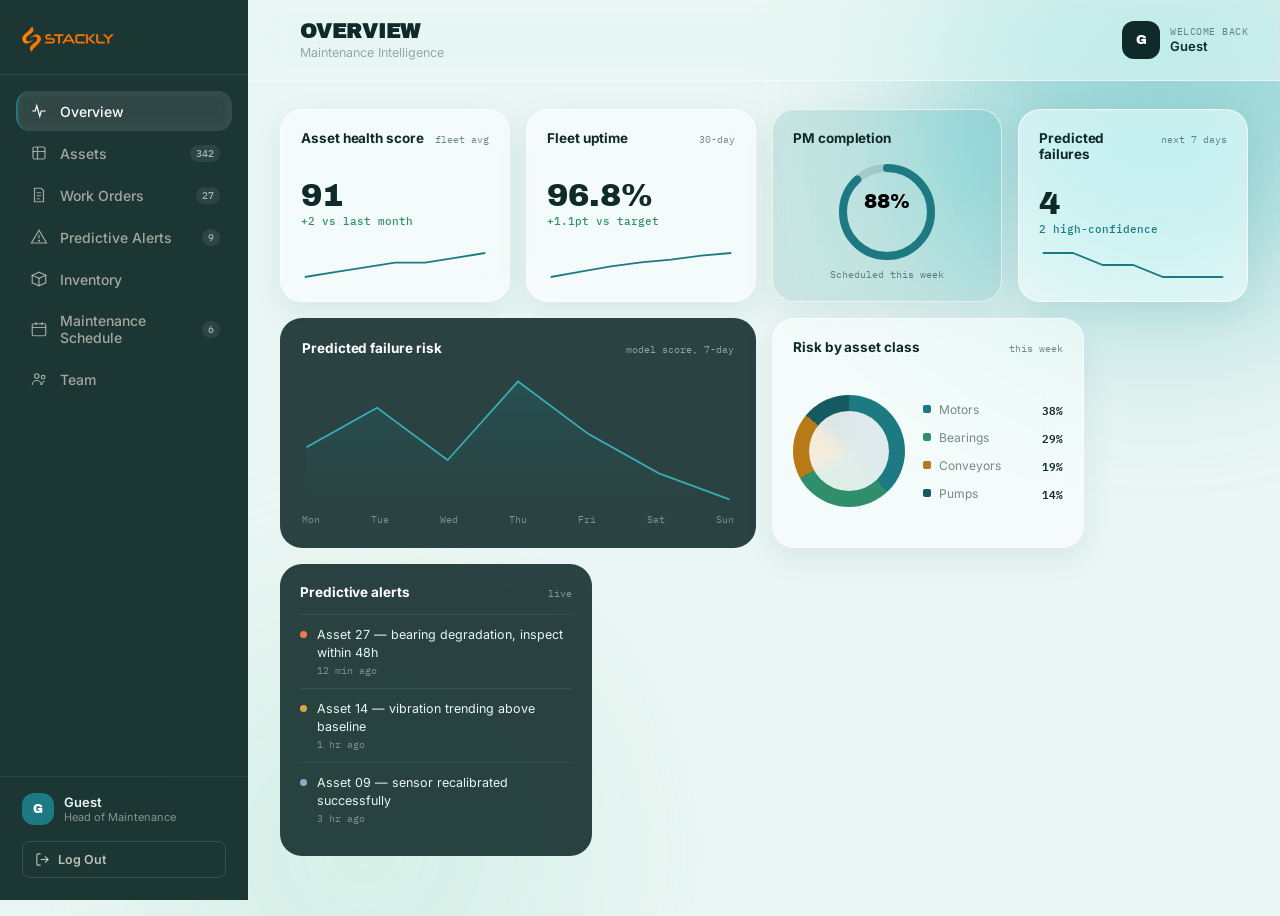
<file: dashboard-maintenance.html>
<!DOCTYPE html>
<html lang="en">
<head>
<meta charset="UTF-8">
<meta name="viewport" content="width=device-width, initial-scale=1.0">
<title id="pageTitle">Stackly — Maintenance Intelligence</title>
<link rel="icon" type="image/x-icon" href="assets/favicon.ico">
<link rel="icon" type="image/png" sizes="32x32" href="assets/favicon-32.png">
<link rel="stylesheet" href="assets/dashboard.css">
<link rel="stylesheet" href="assets/dashboard-maintenance-theme.css">
</head>
<body>

<div class="sidebar-scrim" id="sidebarScrim"></div>

<aside class="sidebar" id="sidebar">
  <div class="sidebar-head">
    <a class="sidebar-logo" href="index.html" id="sidebarLogo"><img src="assets/logo.webp" alt="Stackly" width="120" height="36"></a>
  </div>
  <!-- nav injected by dashboard.js -->
  <div class="sidebar-foot">
    <div class="sidebar-user">
      <div class="u-avatar" id="sidebarAvatar">DO</div>
      <div><div class="u-name" id="sidebarUserName">Daniel Okafor</div><div class="u-role">Head of Maintenance</div></div>
    </div>
    <button class="sidebar-logout js-logout" type="button">
      <svg viewBox="0 0 24 24"><path d="M9 21H5a2 2 0 0 1-2-2V5a2 2 0 0 1 2-2h4"/><path d="M16 17l5-5-5-5"/><path d="M21 12H9"/></svg>
      <span>Log Out</span>
    </button>
  </div>
</aside>

<div class="main">
  <div class="topbar">
    <div class="topbar-inner">
      <div class="topbar-left">
        <img class="topbar-logo" src="assets/logo.webp" alt="Stackly" width="96" height="29">
      </div>
      <div class="topbar-title">
        <h1 id="sectionTitle">Overview</h1>
        <p id="sectionSub">Maintenance Intelligence</p>
      </div>
      <div class="topbar-actions">
        <div class="topbar-user">
          <div class="topbar-avatar" id="topbarAvatar">DO</div>
          <div class="topbar-user-text"><span class="tw-hello">Welcome back</span><span class="tw-name" id="topbarName">Daniel Okafor</span></div>
        </div>
        <button class="menu-toggle" type="button"><svg viewBox="0 0 24 24"><path d="M3 6h18M3 12h18M3 18h18" stroke="currentColor" stroke-width="1.6"/></svg></button>
      </div>
    </div>
  </div>
  <div class="content">
    <div id="section-root"></div>
  </div>
</div>

<script src="https://cdnjs.cloudflare.com/ajax/libs/gsap/3.12.5/gsap.min.js"></script>
<script>
window.STACKLY_CONFIG = {
  title: "Stackly — Maintenance Intelligence",
  subtitle: "Maintenance Intelligence",
  menus: [
    { id:'overview', label:'Overview', icon:'overview' },
    { id:'assets', label:'Assets', icon:'asset', count:342 },
    { id:'workorders', label:'Work Orders', icon:'order', count:27 },
    { id:'predictive', label:'Predictive Alerts', icon:'alert', count:9 },
    { id:'inventory', label:'Inventory', icon:'box' },
    { id:'schedule', label:'Maintenance Schedule', icon:'calendar', count:6 },
    { id:'team', label:'Team', icon:'users' }
  ],
  data: {
    overview: [
      { type:'stat', title:'Asset health score', meta:'fleet avg', value:91, suffix:'', delta:'+2 vs last month', deltaDir:'up', series:[86,87,88,89,89,90,91] },
      { type:'stat', title:'Fleet uptime', meta:'30-day', value:96.8, suffix:'%', delta:'+1.1pt vs target', deltaDir:'up', series:[95.0,95.4,95.8,96.1,96.3,96.6,96.8] },
      { type:'gauge', title:'PM completion', value:88, display:'88%', sub:'Scheduled this week' },
      { type:'stat', title:'Predicted failures', meta:'next 7 days', value:4, suffix:'', delta:'2 high-confidence', deltaDir:'down', series:[6,6,5,5,4,4,4] },
      { type:'trend', title:'Predicted failure risk', meta:'model score, 7-day', series:[3.1,3.4,3.0,3.6,3.2,2.9,2.7], labels:['Mon','Tue','Wed','Thu','Fri','Sat','Sun'] },
      { type:'donut', title:'Risk by asset class', meta:'this week', items:[
        {label:'Motors', value:38, display:'38%'}, {label:'Bearings', value:29, display:'29%'},
        {label:'Conveyors', value:19, display:'19%'}, {label:'Pumps', value:14, display:'14%'} ] },
      { type:'alerts', title:'Predictive alerts', meta:'live', items:[
        {level:'crit', text:'Asset 27 — bearing degradation, inspect within 48h', time:'12 min ago'},
        {level:'warn', text:'Asset 14 — vibration trending above baseline', time:'1 hr ago'},
        {level:'info', text:'Asset 09 — sensor recalibrated successfully', time:'3 hr ago'} ] }
    ],
    assets: [
      { type:'stat', title:'Assets monitored', meta:'fleet-wide', value:342, suffix:'', delta:'+18 this quarter', deltaDir:'up', series:[300,310,318,325,330,336,342] },
      { type:'stat', title:'Asset 27 health', meta:'critical watch', value:64, suffix:'%', delta:'-9pt this week', deltaDir:'down', series:[80,77,74,71,68,66,64] },
      { type:'gauge', title:'Sensor coverage', value:91, display:'91%', sub:'Of critical assets' },
      { type:'stat', title:'Avg asset age', meta:'fleet', value:6.4, suffix:'y', delta:'+0.2y vs last year', deltaDir:'down', series:[6.0,6.1,6.1,6.2,6.3,6.3,6.4] },
      { type:'heatstrip', title:'Asset 27 — vibration index', meta:'mm/s, 7-day', items:[
        {label:'Mon', value:57}, {label:'Tue', value:62}, {label:'Wed', value:70},
        {label:'Thu', value:76}, {label:'Fri', value:84}, {label:'Sat', value:92}, {label:'Sun', value:100} ] },
      { type:'donut', title:'Assets by risk tier', meta:'live', items:[
        {label:'Low risk', value:268, display:'268'}, {label:'Medium risk', value:57, display:'57'},
        {label:'High risk', value:17, display:'17'} ] },
      { type:'tablecard', title:'Asset registry', meta:'live', cols:['ID','Line','Health','Last service'],
        rows:[
          ['Asset 04','Line 01','<span class="status-pill ok">94%</span>','12 Aug'],
          ['Asset 14','Line 02','<span class="status-pill warn">71%</span>','03 Jul'],
          ['Asset 27','Line 04','<span class="status-pill crit">64%</span>','19 Jun'],
          ['Asset 31','Line 03','<span class="status-pill ok">89%</span>','28 Aug'] ] }
    ],
    workorders: [
      { type:'stat', title:'Open work orders', meta:'live', value:27, suffix:'', delta:'6 overdue', deltaDir:'down', series:[31,30,29,28,27,28,27] },
      { type:'stat', title:'On-time completion', meta:'30-day', value:88, suffix:'%', delta:'+3pt vs last month', deltaDir:'up', series:[82,83,84,85,86,87,88] },
      { type:'gauge', title:'Closed this week', value:19, display:'19', sub:'Of 25 scheduled' },
      { type:'stat', title:'Avg resolution time', meta:'this month', value:5.2, suffix:'h', delta:'-0.8h vs baseline', deltaDir:'up', series:[6.4,6.1,5.9,5.7,5.5,5.3,5.2] },
      { type:'bars', title:'Work orders closed — 7 days', meta:'count', items:[
        {label:'Mon', value:3, display:'3'}, {label:'Tue', value:5, display:'5'},
        {label:'Wed', value:4, display:'4'}, {label:'Thu', value:6, display:'6'},
        {label:'Fri', value:5, display:'5'}, {label:'Sat', value:7, display:'7'}, {label:'Sun', value:6, display:'6'} ] },
      { type:'timeline', title:'Next up in queue', meta:'by priority', items:[
        {time:'Now', label:'WO-1188 — Asset 27, critical', state:'active'},
        {time:'Next', label:'WO-1189 — Line 05 conveyor, high', state:'pending'},
        {time:'Then', label:'WO-1190 — Asset 14, high', state:'pending'},
        {time:'Queued', label:'WO-1191 — Asset 09, medium', state:'pending'} ] },
      { type:'tablecard', title:'Work order queue', meta:'live', cols:['WO #','Asset','Priority','Assigned'],
        rows:[
          ['WO-1188','Asset 27','<span class="status-pill crit">Critical</span>','R. Fenn'],
          ['WO-1189','Line 05 conveyor','<span class="status-pill warn">High</span>','M. Osei'],
          ['WO-1190','Asset 14','<span class="status-pill warn">High</span>','A. Kessler'],
          ['WO-1191','Asset 09','<span class="status-pill ok">Medium</span>','Unassigned'] ] }
    ],
    predictive: [
      { type:'stat', title:'Active alerts', meta:'live', value:9, suffix:'', delta:'3 critical', deltaDir:'down', series:[13,12,11,10,10,9,9] },
      { type:'stat', title:'Model confidence', meta:'avg', value:92, suffix:'%', delta:'+1.5pt this month', deltaDir:'up', series:[88,89,90,90,91,91,92] },
      { type:'gauge', title:'Resolved this week', value:71, display:'71%', sub:'Of alerts actioned' },
      { type:'stat', title:'False positive rate', meta:'30-day', value:4.1, suffix:'%', delta:'-0.6pt vs last month', deltaDir:'up', series:[5.4,5.1,4.8,4.6,4.4,4.2,4.1] },
      { type:'metrics', title:'Alert model breakdown', meta:'this week', items:[
        {label:'Alert volume', value:74, delta:'across 7 days', deltaDir:'down'},
        {label:'Model confidence', value:92, suffix:'%', delta:'+1.5pt', deltaDir:'up'},
        {label:'False positive rate', value:4.1, suffix:'%', delta:'-0.6pt', deltaDir:'up'},
        {label:'Resolved this week', value:71, suffix:'%', delta:'of alerts actioned', deltaDir:'up'} ] },
      { type:'rank', title:'Alerts by asset class', meta:'this week', items:[
        {label:'Motors', value:12, display:'12'}, {label:'Bearings', value:9, display:'9'},
        {label:'Conveyors', value:5, display:'5'}, {label:'Pumps', value:3, display:'3'} ] },
      { type:'tablecard', title:'Alert log', meta:'live', cols:['Asset','Signal','Confidence','Action'],
        rows:[
          ['Asset 27','Vibration +38%','<span class="status-pill crit">96%</span>','Inspect bearing'],
          ['Asset 14','Temp +12%','<span class="status-pill warn">83%</span>','Monitor'],
          ['Asset 09','Current draw +6%','<span class="status-pill ok">67%</span>','Log only'] ] }
    ],
    inventory: [
      { type:'stat', title:'Parts in stock', meta:'SKUs', value:1284, suffix:'', delta:'22 below reorder pt', deltaDir:'down', series:[1240,1255,1260,1270,1275,1280,1284] },
      { type:'stat', title:'Fill rate', meta:'30-day', value:94, suffix:'%', delta:'+1.2pt vs last month', deltaDir:'up', series:[91,91.5,92,92.5,93,93.5,94] },
      { type:'gauge', title:'Critical parts covered', value:97, display:'97%', sub:'Of critical SKUs stocked' },
      { type:'stat', title:'Stockouts', meta:'7-day', value:3, suffix:'', delta:'-2 vs last week', deltaDir:'up', series:[7,6,5,5,4,3,3] },
      { type:'tablecard', title:'Reorder queue', meta:'live', cols:['SKU','In stock','Reorder pt.','Status'],
        rows:[
          ['Bearing 6205-2RS','4','15','<span class="status-pill crit">Order now</span>'],
          ['Drive belt B42','6','12','<span class="status-pill warn">Low</span>'],
          ['Filter element F-12','9','10','<span class="status-pill warn">Low</span>'],
          ['Sensor SEN-09','34','20','<span class="status-pill ok">OK</span>'] ] },
      { type:'donut', title:'Stock by category', meta:'1,284 SKUs', items:[
        {label:'Bearings', value:412, display:'412'}, {label:'Sensors', value:298, display:'298'},
        {label:'Belts', value:266, display:'266'}, {label:'Filters', value:308, display:'308'} ] },
      { type:'rank', title:'Low stock parts', meta:'below reorder point', items:[
        {label:'Bearing 6205-2RS', value:4, display:'4 left'}, {label:'Drive belt B42', value:6, display:'6 left'},
        {label:'Filter element F-12', value:9, display:'9 left'} ] },
      { type:'progress', title:'Incoming shipments', meta:'status', items:[
        {label:'Bearings — 200 units', value:80}, {label:'Sensors — 60 units', value:45},
        {label:'Belts — 120 units', value:20} ] }
    ],
    schedule: [
      { type:'stat', title:'Upcoming PM tasks', meta:'next 7 days', value:34, suffix:'', delta:'+4 vs last week', deltaDir:'down', series:[26,28,29,30,31,33,34] },
      { type:'stat', title:'Avg lead time', meta:'scheduling', value:3.2, suffix:'d', delta:'-0.4d vs baseline', deltaDir:'up', series:[4.1,3.9,3.7,3.6,3.4,3.3,3.2] },
      { type:'gauge', title:'Schedule adherence', value:93, display:'93%', sub:'On-time task starts' },
      { type:'timeline', title:'This week\'s schedule', meta:'by day', items:[
        {time:'Mon', label:'Line 02 conveyor — lubrication round', state:'done'},
        {time:'Wed', label:'Asset 27 — bearing inspection', state:'active'},
        {time:'Thu', label:'Line 04 — quarterly motor service', state:'pending'},
        {time:'Fri', label:'Line 01 — filter replacement', state:'pending'} ] },
      { type:'tablecard', title:'Scheduled maintenance', meta:'live', cols:['Asset','Task','Date','Technician'],
        rows:[
          ['Asset 27','Bearing inspection','Wed, 11 Sep','R. Fenn'],
          ['Line 04 motor','Quarterly service','Thu, 12 Sep','M. Osei'],
          ['Line 01 filter','Filter replacement','Fri, 13 Sep','A. Kessler'],
          ['Asset 09','Sensor recheck','Mon, 16 Sep','Unassigned'] ] },
      { type:'metrics', title:'Schedule breakdown', meta:'this week', items:[
        {label:'Preventive tasks', value:26, delta:'planned this week', deltaDir:'up'},
        {label:'Predictive tasks', value:8, delta:'flagged by model', deltaDir:'down'},
        {label:'Emergency tasks', value:2, delta:'unplanned', deltaDir:'down'},
        {label:'Completed on time', value:93, suffix:'%', delta:'+2pt vs last week', deltaDir:'up'} ] },
      { type:'bars', title:'PM tasks completed — 7 days', meta:'count', items:[
        {label:'Mon', value:5, display:'5'}, {label:'Tue', value:6, display:'6'},
        {label:'Wed', value:4, display:'4'}, {label:'Thu', value:7, display:'7'},
        {label:'Fri', value:6, display:'6'}, {label:'Sat', value:3, display:'3'}, {label:'Sun', value:2, display:'2'} ] },
      { type:'rank', title:'Tasks by technician', meta:'this week', items:[
        {label:'R. Fenn', value:9, display:'9'}, {label:'M. Osei', value:8, display:'8'},
        {label:'A. Kessler', value:6, display:'6'}, {label:'J. Diallo', value:4, display:'4'} ] }
    ],
    team: [
      { type:'stat', title:'Technicians on shift', meta:'today', value:14, suffix:'', delta:'+2 vs yesterday', deltaDir:'up', series:[11,12,12,13,12,13,14] },
      { type:'stat', title:'Avg response time', meta:'critical alerts', value:18, suffix:'m', delta:'-3m vs last month', deltaDir:'up', series:[24,23,22,21,20,19,18] },
      { type:'gauge', title:'Utilization', value:82, display:'82%', sub:'Of scheduled hours' },
      { type:'rank', title:'Work orders closed — by technician', meta:'this week', items:[
        {label:'R. Fenn', value:11, display:'11'}, {label:'M. Osei', value:9, display:'9'},
        {label:'A. Kessler', value:7, display:'7'}, {label:'J. Diallo', value:5, display:'5'} ] },
      { type:'tablecard', title:'Team roster', meta:'live', cols:['Technician','Role','Assigned WOs','Status'],
        rows:[
          ['R. Fenn','Senior Technician','4','<span class="status-pill ok">On shift</span>'],
          ['M. Osei','Technician','3','<span class="status-pill ok">On shift</span>'],
          ['A. Kessler','Technician','2','<span class="status-pill warn">On call</span>'],
          ['J. Diallo','Junior Technician','1','<span class="status-pill ok">On shift</span>'] ] },
      { type:'donut', title:'Team by shift', meta:'today', items:[
        {label:'Shift A (06:00)', value:6, display:'6'}, {label:'Shift B (14:00)', value:5, display:'5'},
        {label:'Shift C (22:00)', value:3, display:'3'} ] },
      { type:'progress', title:'Certification & training', meta:'team-wide', items:[
        {label:'Confined space entry', value:100}, {label:'Electrical safety — Tier 2', value:78},
        {label:'Predictive tools onboarding', value:56} ] },
      { type:'timeline', title:'Upcoming shift changes', meta:'this week', items:[
        {time:'Mon', label:'A. Kessler — moves to Shift B', state:'pending'},
        {time:'Wed', label:'J. Diallo — completes onboarding, joins Shift A', state:'pending'},
        {time:'Fri', label:'R. Fenn — on-call coverage begins', state:'pending'} ] }
    ]
  }
};
</script>
<script src="assets/dashboard.js"></script>
<script src="assets/dashboard-fx.js"></script>
<script>
(function(){
  // ---- Logged-in identity: show only the real signed-in name/email, never a placeholder person ----
  var email = localStorage.getItem('stackly_user_email');
  var displayName = email || 'Guest';
  var initials = email ? email.slice(0,2).toUpperCase() : 'G';
  var topbarName = document.getElementById('topbarName');
  var topbarAvatar = document.getElementById('topbarAvatar');
  var sidebarName = document.getElementById('sidebarUserName');
  var sidebarAvatar = document.getElementById('sidebarAvatar');
  if(topbarName) topbarName.textContent = displayName;
  if(topbarAvatar) topbarAvatar.textContent = initials;
  if(sidebarName) sidebarName.textContent = displayName;
  if(sidebarAvatar) sidebarAvatar.textContent = initials;

  // ---- Logo stays on the dashboard while signed in: reload in place, never leave to the main site ----
  var logo = document.getElementById('sidebarLogo');
  if(logo){
    logo.addEventListener('click', function(e){
      e.preventDefault();
      window.location.reload();
    });
  }

  // ---- Logout is the only action that sends the visitor back to the main site ----
  // Wired to every logout control (topbar + sidebar/mobile drawer), not just one.
  var logoutBtns = document.querySelectorAll('.js-logout');
  logoutBtns.forEach(function(btn){
    btn.addEventListener('click', function(){
      logoutBtns.forEach(function(b){
        b.classList.add('logging-out');
        var lbl = b.querySelector('span');
        if(lbl) lbl.textContent = 'Logging out…';
      });
      try{ localStorage.removeItem('stackly_user_email'); }catch(err){}
      setTimeout(function(){ window.location.assign('index.html'); }, 500);
    });
  });
})();
</script>
</body>
</html>
</file>
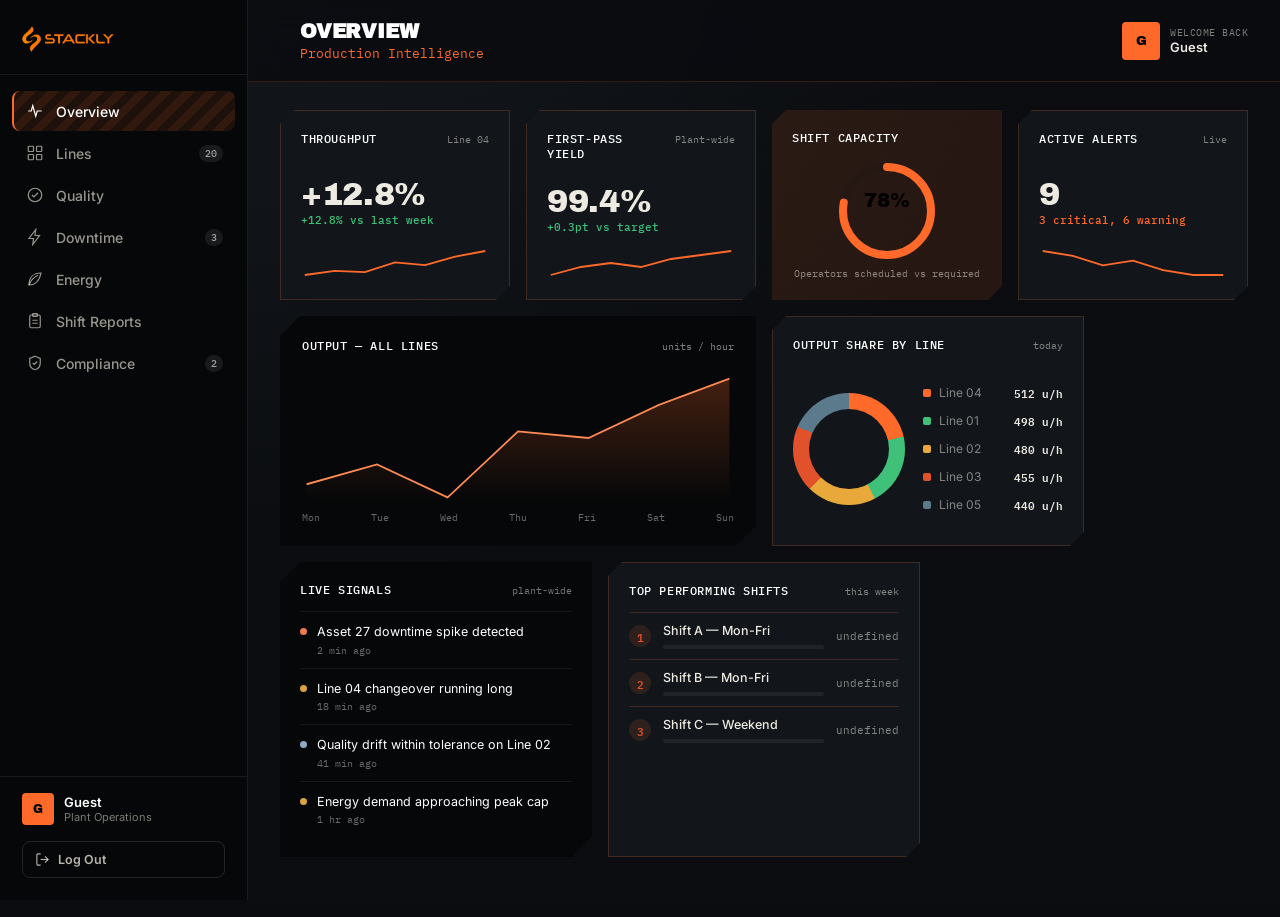
<file: dashboard-production.html>
<!DOCTYPE html>
<html lang="en">
<head>
<meta charset="UTF-8">
<meta name="viewport" content="width=device-width, initial-scale=1.0">
<title id="pageTitle">Stackly — Production Intelligence</title>
<link rel="icon" type="image/x-icon" href="assets/favicon.ico">
<link rel="icon" type="image/png" sizes="32x32" href="assets/favicon-32.png">
<link rel="stylesheet" href="assets/dashboard.css">
<link rel="stylesheet" href="assets/dashboard-production-theme.css">
</head>
<body>

<div class="sidebar-scrim" id="sidebarScrim"></div>

<aside class="sidebar" id="sidebar">
  <div class="sidebar-head">
    <a class="sidebar-logo" href="index.html" id="sidebarLogo"><img src="assets/logo.webp" alt="Stackly" width="120" height="36"></a>
  </div>
  <!-- nav injected by dashboard.js -->
  <div class="sidebar-foot">
    <div class="sidebar-user">
      <div class="u-avatar" id="sidebarAvatar">DP</div>
      <div><div class="u-name" id="sidebarUserName">Dinesh Patel</div><div class="u-role">Plant Operations</div></div>
    </div>
    <button class="sidebar-logout js-logout" type="button">
      <svg viewBox="0 0 24 24"><path d="M9 21H5a2 2 0 0 1-2-2V5a2 2 0 0 1 2-2h4"/><path d="M16 17l5-5-5-5"/><path d="M21 12H9"/></svg>
      <span>Log Out</span>
    </button>
  </div>
</aside>

<div class="main">
  <div class="topbar">
    <div class="topbar-inner">
      <div class="topbar-left">
        <img class="topbar-logo" src="assets/logo.webp" alt="Stackly" width="96" height="29">
      </div>
      <div class="topbar-title">
        <h1 id="sectionTitle">Overview</h1>
        <p id="sectionSub">Production Intelligence</p>
      </div>
      <div class="topbar-actions">
        <div class="topbar-user">
          <div class="topbar-avatar" id="topbarAvatar">DP</div>
          <div class="topbar-user-text"><span class="tw-hello">Welcome back</span><span class="tw-name" id="topbarName">Dinesh Patel</span></div>
        </div>
        <button class="menu-toggle" type="button"><svg viewBox="0 0 24 24"><path d="M3 6h18M3 12h18M3 18h18" stroke="currentColor" stroke-width="1.6"/></svg></button>
      </div>
    </div>
  </div>
  <div class="content">
    <div id="section-root"></div>
  </div>
</div>

<script src="https://cdnjs.cloudflare.com/ajax/libs/gsap/3.12.5/gsap.min.js"></script>
<script>
window.STACKLY_CONFIG = {
  title: "Stackly — Production Intelligence",
  subtitle: "Production Intelligence",
  menus: [
    { id:'overview', label:'Overview', icon:'overview' },
    { id:'lines', label:'Lines', icon:'grid', count:20 },
    { id:'quality', label:'Quality', icon:'check' },
    { id:'downtime', label:'Downtime', icon:'bolt', count:3 },
    { id:'energy', label:'Energy', icon:'leaf' },
    { id:'reports', label:'Shift Reports', icon:'clipboard' },
    { id:'compliance', label:'Compliance', icon:'shield', count:2 }
  ],
  data: {
    overview: [
      { type:'stat', title:'Throughput', meta:'Line 04', value:12.8, suffix:'%', plus:true, delta:'+12.8% vs last week', deltaDir:'up', series:[61,64,63,70,68,74,78] },
      { type:'stat', title:'First-pass yield', meta:'Plant-wide', value:99.4, suffix:'%', delta:'+0.3pt vs target', deltaDir:'up', series:[98.8,99.0,99.1,99.0,99.2,99.3,99.4] },
      { type:'gauge', title:'Shift capacity', value:78, display:'78%', sub:'Operators scheduled vs required' },
      { type:'stat', title:'Active alerts', meta:'Live', value:9, suffix:'', delta:'3 critical, 6 warning', deltaDir:'down', series:[14,13,11,12,10,9,9] },
      { type:'trend', title:'Output — all lines', meta:'units / hour', series:[420,435,410,460,455,480,500], labels:['Mon','Tue','Wed','Thu','Fri','Sat','Sun'] },
      { type:'donut', title:'Output share by line', meta:'today', items:[
        {label:'Line 04', value:512, display:'512 u/h'},
        {label:'Line 01', value:498, display:'498 u/h'},
        {label:'Line 02', value:480, display:'480 u/h'},
        {label:'Line 03', value:455, display:'455 u/h'},
        {label:'Line 05', value:440, display:'440 u/h'} ] },
      { type:'alerts', title:'Live signals', meta:'plant-wide', items:[
        {level:'crit', text:'Asset 27 downtime spike detected', time:'2 min ago'},
        {level:'warn', text:'Line 04 changeover running long', time:'18 min ago'},
        {level:'info', text:'Quality drift within tolerance on Line 02', time:'41 min ago'},
        {level:'warn', text:'Energy demand approaching peak cap', time:'1 hr ago'} ] },
      { type:'rank', title:'Top performing shifts', meta:'this week', items:[
        {label:'Shift A — Mon-Fri', value:'512 u/h avg'}, {label:'Shift B — Mon-Fri', value:'487 u/h avg'},
        {label:'Shift C — Weekend', value:'441 u/h avg'} ] }
    ],
    lines: [
      { type:'stat', title:'Active lines', meta:'of 20', value:18, suffix:'', delta:'2 in changeover', deltaDir:'down', series:[16,17,17,18,18,17,18] },
      { type:'stat', title:'Line 04 throughput', meta:'today', value:12.8, suffix:'%', delta:'above target', deltaDir:'up', series:[58,60,63,66,70,74,78] },
      { type:'gauge', title:'Line 04 utilization', value:87, display:'87%', sub:'Scheduled runtime used' },
      { type:'stat', title:'Avg cycle time', meta:'Line 04', value:38, suffix:'s', delta:'-2.1s vs baseline', deltaDir:'up', series:[42,41,40,40,39,38,38] },
      { type:'bars', title:'Output by line', meta:'units / hour, today', items:[
        {label:'Line 04', value:512, display:'512'},
        {label:'Line 01', value:498, display:'498'},
        {label:'Line 02', value:480, display:'480'},
        {label:'Line 03', value:455, display:'455'},
        {label:'Line 05', value:6, display:'—'} ] },
      { type:'timeline', title:'Changeover schedule', meta:'today', items:[
        {time:'06:00', label:'Line 01 — shift start, running', state:'done'},
        {time:'09:40', label:'Line 03 — changeover in progress', state:'active'},
        {time:'11:15', label:'Line 03 — resume production', state:'pending'},
        {time:'14:00', label:'Line 05 — scheduled changeover', state:'pending'} ] },
      { type:'tablecard', title:'Line status', meta:'live', cols:['Line','Shift','Output','State'],
        rows:[
          ['Line 01','A','498 u/h','<span class="status-pill ok">Running</span>'],
          ['Line 02','A','480 u/h','<span class="status-pill ok">Running</span>'],
          ['Line 03','A','455 u/h','<span class="status-pill warn">Changeover</span>'],
          ['Line 04','A','512 u/h','<span class="status-pill ok">Running</span>'],
          ['Line 05','A','—','<span class="status-pill crit">Stopped</span>'] ] },
      { type:'metrics', title:'Changeover performance', meta:'trailing 30 days', items:[
        {label:'Avg. changeover time', value:'22 min'}, {label:'Fastest changeover', value:'11 min'}, {label:'Changeovers this month', value:'46'} ] }
    ],
    quality: [
      { type:'stat', title:'First-pass yield', meta:'plant-wide', value:99.4, suffix:'%', delta:'+0.3pt vs target', deltaDir:'up', series:[98.8,99.0,99.1,99.0,99.2,99.3,99.4] },
      { type:'stat', title:'Defect rate', meta:'7-day', value:0.6, suffix:'%', delta:'-0.2pt vs last week', deltaDir:'up', series:[1.0,0.9,0.8,0.9,0.7,0.6,0.6] },
      { type:'gauge', title:'Quality drift', value:8, display:'0.8%', sub:'Within acceptable range' },
      { type:'stat', title:'Batches inspected', meta:'today', value:214, suffix:'', delta:'6 flagged', deltaDir:'down', series:[180,190,200,205,198,210,214] },
      { type:'heatstrip', title:'Defect rate — 7 days', meta:'% of output', items:[
        {label:'Mon', value:100}, {label:'Tue', value:90}, {label:'Wed', value:80},
        {label:'Thu', value:90}, {label:'Fri', value:70}, {label:'Sat', value:60}, {label:'Sun', value:60} ] },
      { type:'donut', title:'Defects by station', meta:'this week', items:[
        {label:'Assembly', value:38, display:'38'}, {label:'Welding', value:26, display:'26'},
        {label:'Coating', value:19, display:'19'}, {label:'Packaging', value:11, display:'11'} ] },
      { type:'tablecard', title:'Recent inspections', meta:'live', cols:['Batch','Result','Inspector','Time'],
        rows:[
          ['B-4471','<span class="status-pill ok">Pass</span>','A. Kessler','09:14'],
          ['B-4472','<span class="status-pill warn">Review</span>','M. Osei','09:26'],
          ['B-4473','<span class="status-pill ok">Pass</span>','A. Kessler','09:41'],
          ['B-4474','<span class="status-pill crit">Fail</span>','R. Fenn','09:58'] ] },
      { type:'progress', title:'Corrective actions', meta:'status', items:[
        {label:'CAPA-118 — Welding station calibration', value:85}, {label:'CAPA-119 — Coating line moisture check', value:60},
        {label:'CAPA-120 — Packaging seal audit', value:35} ] }
    ],
    downtime: [
      { type:'stat', title:'Downtime', meta:'Asset 27', value:-31, suffix:'%', delta:'vs last month', deltaDir:'up', series:[45,40,38,34,30,29,31] },
      { type:'stat', title:'MTTR', meta:'mean time to repair', value:42, suffix:'m', delta:'-6m vs baseline', deltaDir:'up', series:[54,52,50,48,45,44,42] },
      { type:'gauge', title:'Recovery this week', value:76, display:'76%', sub:'Of stoppages resolved' },
      { type:'stat', title:'Open stoppages', meta:'live', value:2, suffix:'', delta:'1 critical', deltaDir:'down', series:[5,4,4,3,3,2,2] },
      { type:'metrics', title:'Downtime by cause', meta:'this week, minutes', items:[
        {label:'Mechanical fault', value:54, suffix:'m', delta:'Asset 27 bearing', deltaDir:'down'},
        {label:'Material feed', value:31, suffix:'m', delta:'Line 05', deltaDir:'down'},
        {label:'Changeover overrun', value:22, suffix:'m', delta:'Line 03', deltaDir:'down'},
        {label:'Electrical', value:9, suffix:'m', delta:'resolved', deltaDir:'up'} ] },
      { type:'timeline', title:'Stoppage timeline', meta:'today', items:[
        {time:'08:12', label:'Asset 27 — bearing fault detected', state:'done'},
        {time:'08:24', label:'Technician dispatched', state:'done'},
        {time:'10:05', label:'Line 05 — waiting on material feed', state:'active'},
        {time:'—', label:'Asset 27 — repair verification', state:'pending'} ] },
      { type:'alerts', title:'Active stoppages', meta:'live', items:[
        {level:'crit', text:'Asset 27 — bearing fault, technician dispatched', time:'12 min ago'},
        {level:'warn', text:'Line 05 — waiting on material feed', time:'34 min ago'} ] }
    ],
    energy: [
      { type:'stat', title:'Consumption', meta:'plant-wide', value:-14.2, suffix:'%', delta:'vs baseline', deltaDir:'up', series:[112,108,104,100,96,92,88] },
      { type:'stat', title:'Peak demand', meta:'today', value:82, suffix:'%', delta:'of contracted cap', deltaDir:'down', series:[70,74,76,79,80,81,82] },
      { type:'gauge', title:'Efficiency target', value:64, display:'64%', sub:'Of quarterly goal reached' },
      { type:'stat', title:'Cost avoided', meta:'this month', value:18.4, suffix:'K', prefix:'$', delta:'vs last quarter', deltaDir:'up', series:[8,10,12,14,15,17,18] },
      { type:'tablecard', title:'Shift energy log', meta:'today', cols:['Shift','Peak load','Avg load','Status'],
        rows:[
          ['A (06:00)','79%','68%','<span class="status-pill ok">Normal</span>'],
          ['B (14:00)','82%','74%','<span class="status-pill warn">Near cap</span>'],
          ['C (22:00)','61%','52%','<span class="status-pill ok">Normal</span>'] ] },
      { type:'rank', title:'Energy by line', meta:'MWh this week', items:[
        {label:'Line 01', value:24, display:'24 MWh'}, {label:'Line 02', value:21, display:'21 MWh'},
        {label:'Line 04', value:19, display:'19 MWh'}, {label:'Line 03', value:16, display:'16 MWh'} ] },
      { type:'progress', title:'Efficiency initiatives', meta:'targets', items:[
        {label:'LED retrofit — Plant 02', value:100}, {label:'Compressor upgrade', value:64},
        {label:'Off-peak scheduling', value:38} ] }
    ],
    reports: [
      { type:'stat', title:'Units produced', meta:'this shift', value:1584, suffix:'', delta:'+112 vs avg shift', deltaDir:'up', series:[1390,1420,1460,1500,1530,1560,1584] },
      { type:'stat', title:'Shift efficiency', meta:'vs target', value:96.2, suffix:'%', delta:'+1.4pt vs last shift', deltaDir:'up', series:[93.1,93.8,94.5,95.0,95.4,95.8,96.2] },
      { type:'gauge', title:'Target attainment', value:91, display:'91%', sub:'Of shift target reached' },
      { type:'bars', title:'Output by shift — today', meta:'units', items:[
        {label:'A', value:1584, display:'1584'}, {label:'B', value:1490, display:'1490'}, {label:'C', value:1325, display:'1325'} ] },
      { type:'tablecard', title:'Shift report log', meta:'live', cols:['Shift','Output','Efficiency','Supervisor'],
        rows:[
          ['A (06:00)','1584 u','96.2%','<span class="status-pill ok">On target</span>'],
          ['B (14:00)','1490 u','93.8%','<span class="status-pill ok">On target</span>'],
          ['C (22:00)','1325 u','88.1%','<span class="status-pill warn">Below target</span>'] ] }
    ],
    compliance: [
      { type:'stat', title:'Safety incidents', meta:'30-day', value:0, suffix:'', delta:'0 recordable', deltaDir:'up', series:[2,1,1,1,0,0,0] },
      { type:'stat', title:'Audit pass rate', meta:'quarterly', value:97, suffix:'%', delta:'+1pt vs last quarter', deltaDir:'up', series:[93,94,95,95,96,96,97] },
      { type:'gauge', title:'Training completion', value:89, display:'89%', sub:'Of required modules' },
      { type:'donut', title:'Compliance by category', meta:'this quarter', items:[
        {label:'Safety', value:42, display:'42%'}, {label:'Quality', value:28, display:'28%'},
        {label:'Environmental', value:18, display:'18%'}, {label:'Equipment', value:12, display:'12%'} ] },
      { type:'tablecard', title:'Recent audits', meta:'live', cols:['Date','Area','Result','Auditor'],
        rows:[
          ['02 Sep','Line 04 safety','<span class="status-pill ok">Pass</span>','A. Kessler'],
          ['28 Aug','Quality — Assembly','<span class="status-pill ok">Pass</span>','M. Osei'],
          ['21 Aug','Environmental','<span class="status-pill warn">Review</span>','R. Fenn'],
          ['14 Aug','Equipment safety','<span class="status-pill ok">Pass</span>','A. Kessler'] ] },
      { type:'stat', title:'Open corrective actions', meta:'live', value:5, suffix:'', delta:'-2 vs last month', deltaDir:'up', series:[9,8,8,7,6,5,5] },
      { type:'timeline', title:'Upcoming audits', meta:'next 30 days', items:[
        {time:'18 Sep', label:'Environmental — Plant 02, follow-up review', state:'active'},
        {time:'25 Sep', label:'ISO 27001 — annual surveillance audit', state:'pending'},
        {time:'02 Oct', label:'Equipment safety — Line 03 & 05', state:'pending'},
        {time:'14 Oct', label:'Quality — supplier audit, Assembly', state:'pending'} ] },
      { type:'progress', title:'Certification renewals', meta:'status', items:[
        {label:'ISO 27001', value:82}, {label:'SOC 2 Type II', value:64},
        {label:'ISO 9001 — Quality', value:95}, {label:'OHSAS 18001 — Safety', value:40} ] }
    ]
  }
};
</script>
<script src="assets/dashboard.js"></script>
<script src="assets/dashboard-fx.js"></script>
<script>
(function(){
  // ---- Logged-in identity: show only the real signed-in name/email, never a placeholder person ----
  var email = localStorage.getItem('stackly_user_email');
  var displayName = email || 'Guest';
  var initials = email ? email.slice(0,2).toUpperCase() : 'G';
  var topbarName = document.getElementById('topbarName');
  var topbarAvatar = document.getElementById('topbarAvatar');
  var sidebarName = document.getElementById('sidebarUserName');
  var sidebarAvatar = document.getElementById('sidebarAvatar');
  if(topbarName) topbarName.textContent = displayName;
  if(topbarAvatar) topbarAvatar.textContent = initials;
  if(sidebarName) sidebarName.textContent = displayName;
  if(sidebarAvatar) sidebarAvatar.textContent = initials;

  // ---- Logo stays on the dashboard while signed in: reload in place, never leave to the main site ----
  var logo = document.getElementById('sidebarLogo');
  if(logo){
    logo.addEventListener('click', function(e){
      e.preventDefault();
      window.location.reload();
    });
  }

  // ---- Logout is the only action that sends the visitor back to the main site ----
  // Wired to every logout control (topbar + sidebar/mobile drawer), not just one.
  var logoutBtns = document.querySelectorAll('.js-logout');
  logoutBtns.forEach(function(btn){
    btn.addEventListener('click', function(){
      logoutBtns.forEach(function(b){
        b.classList.add('logging-out');
        var lbl = b.querySelector('span');
        if(lbl) lbl.textContent = 'Logging out…';
      });
      try{ localStorage.removeItem('stackly_user_email'); }catch(err){}
      setTimeout(function(){ window.location.assign('index.html'); }, 500);
    });
  });
})();
</script>
</body>
</html>
</file>
<file: assets/dashboard.css>
/* Stackly Dashboard Shell — shared by both dashboard pages */
@import url('https://fonts.googleapis.com/css2?family=Archivo+Black&family=Inter:wght@400;500;600;700&family=IBM+Plex+Mono:wght@500&display=swap');

:root{
  --cream:#F4EEE1;
  --cream-2:#EAE1CE;
  --coral:#E1512B;
  --coral-deep:#C4431F;
  --coral-tint:#F7D9C6;
  --sage:#4B5A44;
  --sage-tint:#E3E7D6;
  --ink:#161512;
  --ink-2:#211F1A;
  --ink-soft:#5B564C;
  --paper:#FFFFFF;
  --steel:#48565F;
  --amber:#C98A1F;
  --line: rgba(22,21,18,0.10);
  --mono: 'IBM Plex Mono', monospace;
  --display: 'Archivo Black', sans-serif;
  --body: 'Inter', sans-serif;
  --sidebar-w: 248px;

  /* theme accent aliases — overridden per-dashboard for a distinct look */
  --accent: var(--coral);
  --accent-deep: var(--coral-deep);
  --accent-tint: var(--coral-tint);
  --accent-soft: #F17A4F;
}
*{box-sizing:border-box; margin:0; padding:0;}
html{-webkit-font-smoothing:antialiased; overflow-x:hidden; width:100%; max-width:100%; touch-action:pan-y;}
body{ overflow-x:hidden; width:100%; touch-action:pan-y; }
body{
  font-family:var(--body); background:var(--cream); color:var(--ink);
  display:flex; min-height:100vh; overflow-x:hidden;
}
img{max-width:100%; display:block;}
a{color:inherit; text-decoration:none;}
button{font-family:inherit; border:none; background:none; cursor:pointer; color:inherit;}

/* focus visibility */
a:focus-visible, button:focus-visible, [tabindex]:focus-visible{
  outline:2px solid var(--coral); outline-offset:2px;
}
@media (prefers-reduced-motion: reduce){
  *{ animation-duration:0.01ms !important; transition-duration:0.01ms !important; }
}

/* ===== SIDEBAR ===== */
.sidebar{
  width:var(--sidebar-w); flex-shrink:0; background:var(--ink); color:var(--cream);
  position:fixed; top:0; left:0; bottom:0; display:flex; flex-direction:column;
  z-index:50;
}
.sidebar-head{ padding:26px 22px 22px; border-bottom:1px solid rgba(255,255,255,0.08); }
.sidebar-logo{ display:flex; align-items:center; gap:10px; }
.sidebar-logo img{ height:26px; width:auto; }
.sidebar-switch{
  margin-top:16px; display:flex; align-items:center; justify-content:space-between;
  font-family:var(--mono); font-size:10.5px; letter-spacing:0.04em; color:rgba(255,255,255,0.5);
  background:rgba(255,255,255,0.05); border:1px solid rgba(255,255,255,0.08); border-radius:8px;
  padding:9px 12px; transition:background .25s ease, border-color .25s ease;
}
.sidebar-switch:hover{ background:rgba(255,255,255,0.09); border-color:rgba(255,255,255,0.18); }
.sidebar-nav{ flex:1; padding:16px 12px; display:flex; flex-direction:column; gap:2px; overflow-y:auto; }
.nav-item{
  display:flex; align-items:center; gap:12px; padding:11px 12px; border-radius:8px;
  font-size:14px; font-weight:500; color:rgba(244,238,225,0.62);
  border-left:2px solid transparent; transition:background .2s ease, color .2s ease;
}
.nav-item svg{ width:18px; height:18px; flex-shrink:0; stroke:currentColor; fill:none; stroke-width:1.6; }
.nav-item:hover{ color:var(--cream); background:rgba(255,255,255,0.05); }
.nav-item.active{ color:#fff; background:var(--accent-active-bg, rgba(225,81,43,0.14)); border-left-color:var(--accent); }
.nav-item .count{
  margin-left:auto; font-family:var(--mono); font-size:10px; padding:2px 6px; border-radius:100px;
  background:rgba(255,255,255,0.08); color:rgba(255,255,255,0.6);
}
.nav-item.active .count{ background:var(--accent); color:#fff; }
.sidebar-foot{ padding:16px 22px 22px; border-top:1px solid rgba(255,255,255,0.08); }
.sidebar-user{ display:flex; align-items:center; gap:10px; }
.sidebar-user .u-avatar{
  width:32px; height:32px; border-radius:50%; background:var(--accent); color:#fff;
  display:flex; align-items:center; justify-content:center; font-family:var(--display); font-size:12px; flex-shrink:0;
}
.sidebar-user .u-name{ font-size:13px; font-weight:600; }
.sidebar-user .u-role{ font-size:11px; color:rgba(244,238,225,0.5); }
.sidebar-logout{
  display:flex; align-items:center; gap:8px; margin-top:16px; padding:10px 12px; width:100%;
  border-radius:8px; border:1px solid rgba(255,255,255,0.12); background:transparent; color:rgba(244,238,225,0.75);
  font-family:var(--body); font-size:12.5px; font-weight:600; cursor:pointer;
  transition:border-color .2s ease, color .2s ease, background .2s ease;
}
.sidebar-logout svg{ width:15px; height:15px; stroke:currentColor; fill:none; stroke-width:1.8; flex-shrink:0; }
.sidebar-logout:hover{ border-color:var(--accent); color:#fff; background:rgba(255,255,255,0.06); }
.sidebar-logout.logging-out{ opacity:0.6; pointer-events:none; }
.sidebar-back{
  display:block; margin-top:14px; font-family:var(--mono); font-size:10.5px; letter-spacing:0.04em;
  color:rgba(244,238,225,0.4); transition:color .2s ease;
}
.sidebar-back:hover{ color:var(--coral); }

/* ===== MAIN AREA ===== */
.main{ margin-left:var(--sidebar-w); flex:1; min-width:0; display:flex; flex-direction:column; }

.topbar{
  position:sticky; top:0; z-index:40; background:var(--cream); border-bottom:1px solid var(--line);
}
.topbar-inner{
  max-width:1440px; margin:0; width:100%;
  display:flex; align-items:center; padding:20px 32px; gap:20px;
}
.topbar-left{ display:flex; align-items:center; gap:14px; flex-shrink:0; }
.topbar-title{ display:block; flex:1; min-width:0; }
.topbar-title h1{
  font-family:var(--display); font-size:20px; text-transform:uppercase; letter-spacing:-0.01em;
  white-space:nowrap; overflow:hidden; text-overflow:ellipsis;
}
.topbar-title p{ font-size:12.5px; color:var(--ink-soft); margin-top:3px; white-space:nowrap; overflow:hidden; text-overflow:ellipsis; }
.topbar-actions{ display:flex; align-items:center; gap:16px; flex-shrink:0; }
.topbar-logo{ height:30px; width:auto; display:none; }
.topbar-avatar{
  width:38px; height:38px; border-radius:50%; background:var(--ink); color:#fff;
  display:flex; align-items:center; justify-content:center; font-family:var(--display); font-size:13px;
}
.topbar-user{ display:flex; align-items:center; gap:10px; padding-left:2px; }
.topbar-user-text{ display:flex; flex-direction:column; line-height:1.3; }
.topbar-user-text .tw-hello{ font-family:var(--mono); font-size:10px; letter-spacing:0.05em; text-transform:uppercase; color:var(--ink-soft); }
.topbar-user-text .tw-name{ font-size:13px; font-weight:600; color:var(--ink); }
.topbar-divider{ width:1px; height:26px; background:var(--line); }
.logout-btn{
  display:flex; align-items:center; gap:7px; padding:9px 16px; border-radius:100px;
  border:1px solid var(--line); background:transparent; color:var(--ink);
  font-family:var(--body); font-size:12.5px; font-weight:600; cursor:pointer;
  transition:border-color .2s ease, color .2s ease, background .2s ease;
}
.logout-btn svg{ width:15px; height:15px; stroke:currentColor; fill:none; stroke-width:1.8; flex-shrink:0; }
.logout-btn:hover{ border-color:var(--accent); color:var(--accent); background:var(--accent-tint); }
.logout-btn.logging-out{ opacity:0.6; pointer-events:none; }
@media (max-width:700px){
  .topbar-user-text{ display:none; }
  .topbar-divider{ display:none; }
  .logout-btn span{ display:none; }
  .logout-btn{ padding:0; width:38px; height:38px; justify-content:center; border-radius:50%; }
  .topbar-title p{ display:none; }
  .topbar-title h1{ font-size:15px; }
}
@media (max-width:480px){
  .topbar-inner{ padding:14px 16px; gap:10px; }
  .topbar-actions{ gap:10px; }
  .topbar-logo{ height:24px; }
  .topbar-title h1{ font-size:13px; }
}

.content{ padding:28px 32px 60px; max-width:1440px; margin:0; width:100%; }
.section-grid{
  display:grid; grid-template-columns:repeat(12, 1fr); gap:16px; align-items:stretch;
}

/* card base — each type gets a DIFFERENT treatment, not one shadow/radius for all */
.card{
  position:relative; min-width:0; overflow:hidden;
  transition:transform .25s ease, box-shadow .3s ease, border-color .3s ease;
  will-change:transform;
}
.card::before{
  content:''; position:absolute; inset:0; z-index:0; pointer-events:none; border-radius:inherit;
  opacity:0; transition:opacity .35s ease;
  background:radial-gradient(circle 220px at var(--mx,50%) var(--my,50%), rgba(255,255,255,0.14), transparent 70%);
}
.card:hover::before{ opacity:1; }
.card > *{ position:relative; z-index:1; }

/* nav icon gets a little rotation on hover — swapped per theme in feel, not just color */
.nav-item svg{ transition:transform .35s cubic-bezier(.2,.8,.2,1); }
.nav-item:hover svg{ transform:rotate(14deg) scale(1.12); }
.sidebar-switch span:last-child{ display:inline-block; transition:transform .3s ease; }
.sidebar-switch:hover span:last-child{ transform:translateX(4px); }
.sidebar-logo img{ transition:transform .35s ease; }
.sidebar-logo:hover img{ transform:scale(1.07); }
.icon-btn, .range-chip, .menu-toggle, .nav-cta{ transition:transform .25s ease, border-color .25s ease, background .25s ease; }
.card-head{ display:flex; align-items:baseline; justify-content:space-between; margin-bottom:14px; gap:10px; }
.card-head h3{ font-size:13.5px; font-weight:600; }
.card-head .meta{ font-family:var(--mono); font-size:10px; color:var(--ink-soft); white-space:nowrap; }

/* stat card */
.card.stat{
  grid-column:span 3; background:var(--paper); border:1px solid var(--line); border-radius:6px;
  padding:20px; display:flex; flex-direction:column; justify-content:space-between; min-height:150px;
}
.card.stat .value{ font-family:var(--display); font-size:32px; line-height:1; margin:8px 0 2px; }
.card.stat .delta{ font-family:var(--mono); font-size:11px; font-weight:500; }
.card.stat .delta.up{ color:var(--sage); }
.card.stat .delta.down{ color:var(--accent); }
.card.stat .spark{ width:100%; height:32px; margin-top:10px; }
.card.stat .spark path{ fill:none; stroke:var(--accent); stroke-width:1.8; }

/* trend / wide chart card */
.card.trend{
  grid-column:span 6; background:var(--ink-2); color:#fff; border-radius:6px; padding:22px;
  min-height:230px; display:flex; flex-direction:column;
}
.card.trend .card-head h3{ color:#fff; }
.card.trend .card-head .meta{ color:rgba(255,255,255,0.5); }
.card.trend .chart{ flex:1; width:100%; margin-top:6px; }
.card.trend .chart path.line{ fill:none; stroke:var(--accent-soft); stroke-width:2; }
.card.trend .chart path.fill{ fill:url(#trendFill); stroke:none; opacity:0.5; }
.card.trend .axis{ display:flex; justify-content:space-between; margin-top:8px; font-family:var(--mono); font-size:9.5px; color:rgba(255,255,255,0.4); }

/* gauge card */
.card.gauge{
  grid-column:span 3; background:var(--accent-tint); border-radius:6px; padding:20px;
  min-height:150px; display:flex; flex-direction:column; align-items:center; justify-content:center; text-align:center;
}
.card.gauge .card-head{ width:100%; }
.card.gauge svg{ width:104px; height:104px; }
.card.gauge .g-bg{ fill:none; stroke:rgba(22,21,18,0.12); stroke-width:8; }
.card.gauge .g-fill{ fill:none; stroke:var(--accent); stroke-width:8; stroke-linecap:round; transform:rotate(-90deg); transform-origin:52px 52px; }
.card.gauge .g-num{ font-family:var(--display); font-size:20px; }
.card.gauge .g-sub{ font-family:var(--mono); font-size:9.5px; color:var(--ink-soft); margin-top:4px; }

/* bar-list card */
.card.barlist{
  grid-column:span 4; background:var(--paper); border:1px solid var(--line); border-radius:6px; padding:20px;
  min-height:230px;
}
.blist-row{ display:grid; grid-template-columns:1fr auto; gap:10px; align-items:center; margin-top:12px; }
.blist-row .label{ font-size:12.5px; font-weight:500; }
.blist-row .value{ font-family:var(--mono); font-size:11.5px; color:var(--ink-soft); }
.blist-track{ grid-column:1/-1; height:5px; background:var(--cream-2); border-radius:100px; overflow:hidden; margin-top:4px; }
.blist-fill{ height:100%; background:var(--accent); border-radius:100px; width:0%; }

/* table card */
.card.tablecard{
  grid-column:span 8; background:var(--paper); border:1px solid var(--line); border-radius:6px; padding:20px;
  min-height:230px; overflow-x:auto;
}
.dtable{ width:100%; border-collapse:collapse; font-size:12.5px; }
.dtable th{ text-align:left; font-family:var(--mono); font-size:10px; letter-spacing:0.03em; color:var(--ink-soft); font-weight:500; padding:8px 10px; border-bottom:1px solid var(--line); white-space:nowrap; }
.dtable td{ padding:10px 10px; border-bottom:1px solid var(--line); white-space:nowrap; }
.dtable tr:last-child td{ border-bottom:none; }
.dtable tr{ transition:background .15s ease; }
.dtable tbody tr:hover{ background:var(--cream); }
.status-pill{ display:inline-flex; align-items:center; gap:5px; font-family:var(--mono); font-size:10px; padding:3px 9px; border-radius:100px; }
.status-pill::before{ content:''; width:5px; height:5px; border-radius:50%; background:currentColor; }
.status-pill.ok{ background:rgba(75,90,68,0.1); color:var(--sage); }
.status-pill.warn{ background:rgba(201,138,31,0.12); color:var(--amber); }
.status-pill.crit{ background:rgba(225,81,43,0.1); color:var(--coral); }

/* alert feed card */
.card.alerts{
  grid-column:span 4; background:var(--ink-2); color:#fff; border-radius:6px; padding:20px;
  min-height:230px; display:flex; flex-direction:column;
}
.card.alerts .card-head h3{ color:#fff; }
.card.alerts .card-head .meta{ color:rgba(255,255,255,0.45); }
.alert-row{ display:flex; gap:10px; padding:11px 0; border-top:1px solid rgba(255,255,255,0.08); }
.alert-row:first-of-type{ border-top:none; }
.alert-dot{ width:7px; height:7px; border-radius:50%; margin-top:5px; flex-shrink:0; }
.alert-dot.crit{ background:#F17A4F; }
.alert-dot.warn{ background:#D9A441; }
.alert-dot.info{ background:#8FA9C9; }
.alert-row .txt{ font-size:12.5px; line-height:1.4; }
.alert-row .time{ font-family:var(--mono); font-size:9.5px; color:rgba(255,255,255,0.4); margin-top:3px; }

/* progress list card */
.card.progress{
  grid-column:span 6; background:var(--sage-tint); border-radius:6px; padding:20px;
  min-height:230px;
}
.prog-row{ margin-top:14px; }
.prog-row .p-top{ display:flex; justify-content:space-between; font-size:12.5px; margin-bottom:6px; }
.prog-row .p-top .label{ font-weight:500; }
.prog-row .p-top .pct{ font-family:var(--mono); color:var(--ink-soft); }
.prog-track{ height:6px; background:rgba(22,21,18,0.1); border-radius:100px; overflow:hidden; }
.prog-fill{ height:100%; background:var(--sage); border-radius:100px; width:0%; }

/* donut card — a breakdown chart, alternative to the bar list, theme-colour segments only */
.card.donut{
  grid-column:span 4; background:var(--paper); border:1px solid var(--line); border-radius:6px; padding:20px;
  min-height:230px; display:flex; flex-direction:column;
}
.donut-body{ display:flex; align-items:center; gap:18px; margin-top:6px; flex:1; }
.donut-ring{ width:112px; height:112px; border-radius:50%; flex-shrink:0; position:relative; }
.donut-ring::after{ content:''; position:absolute; inset:16px; border-radius:50%; background:var(--paper); }
.donut-legend{ display:flex; flex-direction:column; gap:9px; flex:1; min-width:0; }
.donut-legend .d-row{ display:flex; align-items:center; gap:8px; font-size:12px; }
.donut-legend .swatch{ width:8px; height:8px; border-radius:2px; flex-shrink:0; }
.donut-legend .d-label{ flex:1; color:var(--ink-soft); white-space:nowrap; overflow:hidden; text-overflow:ellipsis; }
.donut-legend .d-value{ font-family:var(--mono); font-size:11px; font-weight:600; }

/* timeline card — a vertical sequence of events, alternative to the bar list */
.card.timeline{
  grid-column:span 4; background:var(--paper); border:1px solid var(--line); border-radius:6px; padding:20px;
  min-height:230px;
}
.tl-row{ display:grid; grid-template-columns:14px 1fr; column-gap:12px; position:relative; padding-bottom:20px; }
.tl-row:last-child{ padding-bottom:0; }
.tl-row::before{
  content:''; position:absolute; left:6px; top:16px; bottom:0; width:1px; background:var(--line);
}
.tl-row:last-child::before{ display:none; }
.tl-dot{ width:13px; height:13px; border-radius:50%; margin-top:1px; border:2px solid var(--paper); box-shadow:0 0 0 1px var(--line); }
.tl-dot.done{ background:var(--sage); }
.tl-dot.active{ background:var(--accent); box-shadow:0 0 0 4px var(--accent-tint); }
.tl-dot.pending{ background:var(--cream-2); }
.tl-time{ font-family:var(--mono); font-size:10px; color:var(--ink-soft); }
.tl-label{ font-size:12.5px; font-weight:500; margin-top:2px; }

/* column bar chart card — a genuine bar chart, distinct from the trend line and the bar-list rows */
.card.bars{
  grid-column:span 6; background:var(--paper); border:1px solid var(--line); border-radius:6px; padding:20px;
  min-height:230px; display:flex; flex-direction:column;
}
.bars-chart{
  flex:1; display:flex; align-items:flex-end; gap:14px; margin-top:14px; padding-top:6px;
  border-bottom:1px solid var(--line);
}
.bar-col{ flex:1; min-width:0; display:flex; flex-direction:column; align-items:center; justify-content:flex-end; height:100%; }
.bar-col .bar-value{ font-family:var(--mono); font-size:10px; color:var(--ink-soft); margin-bottom:8px; white-space:nowrap; }
.bar-col .bar-shape{ width:100%; max-width:34px; height:0%; border-radius:5px 5px 2px 2px; background:var(--accent); }
.bar-col:nth-child(2n) .bar-shape{ background:var(--accent-deep); }
.bar-col:nth-child(3n) .bar-shape{ background:var(--amber); }
.bar-col .bar-label{ font-family:var(--mono); font-size:9.5px; color:var(--ink-soft); margin-top:9px; white-space:nowrap; overflow:hidden; text-overflow:ellipsis; max-width:100%; }

/* KPI grid card — several compact numbers together, a different rhythm than one big stat per card */
.card.metrics{
  grid-column:span 6; background:var(--ink-2); color:#fff; border-radius:6px; padding:20px;
  min-height:230px;
}
.card.metrics .card-head h3{ color:#fff; }
.card.metrics .card-head .meta{ color:rgba(255,255,255,0.5); }
.metrics-grid{ display:grid; grid-template-columns:1fr 1fr; gap:0 20px; margin-top:4px; }
.metric-cell{ padding:16px 0; border-top:1px solid rgba(255,255,255,0.1); }
.metric-cell:nth-child(1), .metric-cell:nth-child(2){ border-top:none; padding-top:6px; }
.metric-cell .m-label{ font-family:var(--mono); font-size:10px; color:rgba(255,255,255,0.5); }
.metric-cell .m-value{ font-family:var(--display); font-size:24px; margin-top:8px; }
.metric-cell .m-delta{ font-family:var(--mono); font-size:10.5px; margin-top:5px; color:rgba(255,255,255,0.55); }
.metric-cell .m-delta.up{ color:var(--accent-soft); }
.metric-cell .m-delta.down{ color:#F17A4F; }

/* leaderboard card — numbered rows with inline tracks, alternative to the bar-list */
.card.rank{
  grid-column:span 4; background:var(--paper); border:1px solid var(--line); border-radius:6px; padding:20px;
  min-height:230px;
}
.rank-row{ display:flex; align-items:center; gap:12px; padding:10px 0; border-top:1px solid var(--line); }
.rank-row:first-child{ border-top:none; padding-top:2px; }
.rank-badge{
  width:22px; height:22px; border-radius:50%; background:var(--accent-tint); color:var(--accent-deep);
  font-family:var(--mono); font-size:11px; font-weight:600; display:flex; align-items:center; justify-content:center; flex-shrink:0;
}
.rank-row:first-child .rank-badge{ background:var(--accent); color:#fff; }
.rank-info{ flex:1; min-width:0; }
.rank-info .r-label{ font-size:12.5px; font-weight:500; white-space:nowrap; overflow:hidden; text-overflow:ellipsis; }
.r-track{ height:4px; background:var(--cream-2); border-radius:100px; margin-top:7px; overflow:hidden; }
.r-fill{ height:100%; background:var(--accent); border-radius:100px; width:0%; }
.rank-value{ font-family:var(--mono); font-size:11px; color:var(--ink-soft); flex-shrink:0; }

/* heat strip card — day-by-day intensity blocks, compact alternative to the trend line */
.card.heatstrip{
  grid-column:span 6; background:var(--accent-tint); border-radius:6px; padding:20px;
  min-height:150px; display:flex; flex-direction:column; justify-content:center;
}
.heat-row{ display:flex; gap:8px; margin-top:14px; }
.heat-col{ flex:1; display:flex; flex-direction:column; align-items:center; }
.heat-cell{ width:100%; aspect-ratio:1; border-radius:5px; background:var(--accent-deep); opacity:0; }
.heat-label{ font-family:var(--mono); font-size:9px; color:var(--ink-soft); margin-top:8px; white-space:nowrap; }

/* menu switch transition target */
#section-root{ min-height:200px; }

/* ===== RESPONSIVE ===== */
@media (max-width:1100px){
  .card.stat, .card.gauge{ grid-column:span 6; }
  .card.trend, .card.progress, .card.bars, .card.metrics, .card.heatstrip{ grid-column:span 12; }
  .card.barlist, .card.alerts, .card.donut, .card.timeline, .card.rank{ grid-column:span 6; }
  .card.tablecard{ grid-column:span 12; }
}
@media (max-width:860px){
  :root{ --sidebar-w:0px; }
  .sidebar{ transform:translateX(-100%); transition:transform .3s ease; width:264px; }
  .sidebar.open{ transform:translateX(0); }
  .main{ margin-left:0; }
  .topbar{ padding:16px 18px; }
  .content{ padding:18px; }
  .card.stat, .card.gauge, .card.barlist, .card.alerts, .card.trend, .card.progress, .card.tablecard, .card.donut, .card.timeline,
  .card.bars, .card.metrics, .card.rank, .card.heatstrip{ grid-column:span 12; }
  .menu-toggle{ display:flex !important; }
  .topbar-logo{ display:block; }
  .topbar-user{ display:none; }
}
.menu-toggle{
  display:none; width:38px; height:38px; align-items:center; justify-content:center;
  border:1px solid var(--line); border-radius:8px; flex-shrink:0;
}
.menu-toggle svg{ width:18px; height:18px; stroke:var(--ink); fill:none; stroke-width:1.6; }
.sidebar-scrim{ display:none; position:fixed; inset:0; background:rgba(0,0,0,0.4); z-index:45; }
.sidebar-scrim.show{ display:block; }
</file>
<file: assets/dashboard-maintenance-theme.css>
/* Maintenance Intelligence — soft glassmorphism theme.
   Frosted translucent cards, mint/teal palette, squircle radii, floating colour blobs.
   Deliberately built to feel like a different tool than Production's dark angular UI. */

:root{
  --ink:#0F2A28;
  --ink-2:rgba(15,42,40,0.9);
  --ink-soft:rgba(15,42,40,0.55);
  --cream:#EAF6F3;
  --cream-2:#DCEEEA;
  --paper:rgba(255,255,255,0.55);
  --line: rgba(15,42,40,0.10);
  --accent:#1E7A82;
  --accent-deep:#155A60;
  --accent-tint: rgba(30,122,130,0.14);
  --accent-soft:#37AEB4;
  --accent-active-bg: rgba(30,122,130,0.14);
  --sage:#2F8F6A;
  --sage-tint: rgba(47,143,106,0.14);
  --amber:#B87A17;
  --steel:#4E7A86;
}

body{ background:var(--cream); position:relative; }
body::before, body::after{
  content:''; position:fixed; z-index:0; pointer-events:none; border-radius:50%; filter:blur(90px); opacity:0.45;
}
body::before{ width:460px; height:460px; background:#37AEB4; top:-140px; right:-110px; }
body::after{ width:420px; height:420px; background:#BFE9DC; bottom:-160px; left:12%; }
.main{ position:relative; z-index:1; }

.sidebar{ background:rgba(15,42,40,0.94); backdrop-filter:blur(18px); -webkit-backdrop-filter:blur(18px); border-right:none; }
.nav-item{ border-radius:14px; margin:0 4px; }
.nav-item.active{ background:rgba(255,255,255,0.14); backdrop-filter:blur(6px); }
.sidebar-user .u-avatar, .topbar-avatar{ border-radius:12px; }

.topbar{ background:rgba(234,246,243,0.62); backdrop-filter:blur(16px) saturate(160%); -webkit-backdrop-filter:blur(16px) saturate(160%); border-bottom:1px solid rgba(255,255,255,0.5); }
.range-chip, .icon-btn{ background:rgba(255,255,255,0.55); backdrop-filter:blur(8px); -webkit-backdrop-filter:blur(8px); border-color:rgba(255,255,255,0.7); }
.menu-toggle{ background:rgba(255,255,255,0.55); backdrop-filter:blur(8px); border-radius:14px; }

/* glass cards — soft squircle radii instead of Production's angular cuts */
.card.stat, .card.gauge, .card.barlist, .card.tablecard, .card.donut, .card.timeline, .card.progress, .card.bars, .card.rank, .card.heatstrip{
  border-radius:22px; border:1px solid rgba(255,255,255,0.65);
  backdrop-filter:blur(18px) saturate(160%); -webkit-backdrop-filter:blur(18px) saturate(160%);
  box-shadow:0 10px 30px rgba(30,122,130,0.10);
}
.card.trend, .card.alerts, .card.metrics{
  border-radius:22px; background:rgba(15,42,40,0.88); color:var(--cream);
  backdrop-filter:blur(18px); -webkit-backdrop-filter:blur(18px);
}
.card.trend .card-head h3, .card.alerts .card-head h3, .card.metrics .card-head h3{ color:#fff; }
.card-head h3{ font-weight:700; letter-spacing:-0.005em; }
.card::before{ background:radial-gradient(circle 220px at var(--mx,50%) var(--my,50%), rgba(30,122,130,0.16), transparent 70%); }
.card:hover{ box-shadow:0 20px 44px rgba(30,122,130,0.16); border-color:rgba(255,255,255,0.9); }

@keyframes maintBorderGlow{
  0%,100%{ box-shadow:0 10px 30px rgba(30,122,130,0.10); }
  50%{ box-shadow:0 10px 30px rgba(30,122,130,0.10), 0 0 0 1px rgba(55,174,180,0.55), 0 0 26px rgba(55,174,180,0.22); }
}
.card.trend, .card.alerts, .card.metrics{ animation:maintBorderGlow 3.4s ease-in-out infinite; }

.donut-ring::after{ background:rgba(255,255,255,0.85); backdrop-filter:blur(6px); }
.blist-track, .prog-track{ background:rgba(15,42,40,0.08); }
.tl-dot.pending{ background:rgba(15,42,40,0.14); }
.dtable tbody tr:hover{ background:rgba(30,122,130,0.06); }
.status-pill{ backdrop-filter:blur(4px); }

/* squarer gauge look swapped for a fuller rounded ring to feel distinct from Production */
.card.gauge .g-fill{ stroke-linecap:round; }

/* a softer, rounder wordmark treatment for this dashboard's chrome */
.topbar-title h1{ font-weight:800; letter-spacing:0; }
.topbar-title p{ font-family:var(--body); font-size:12.5px; letter-spacing:0; text-transform:none; opacity:0.7; }
</file>
<file: assets/dashboard-production-theme.css>
/* Production Intelligence — dark "control room" theme.
   Angular clipped cards, neon-amber accent, scanline texture, glowing edges.
   Deliberately built to feel like a different tool than Maintenance's light glass UI. */

:root{
  --ink:#EDEAE2;
  --ink-2:#050708;
  --ink-soft:rgba(237,234,226,0.52);
  --cream:#0A0C0F;
  --cream-2:rgba(255,255,255,0.06);
  --paper:#12161B;
  --line: rgba(255,122,54,0.20);
  --accent:#FF6A2B;
  --accent-deep:#E1512B;
  --accent-tint: rgba(255,106,43,0.12);
  --accent-soft:#FF8A54;
  --accent-active-bg: rgba(255,106,43,0.14);
  --sage:#3FC17A;
  --sage-tint: rgba(63,193,122,0.12);
  --amber:#E8A93A;
  --steel:#5B7A8C;
}

body{ background:radial-gradient(120% 140% at 15% -10%, #14181D 0%, #0A0C0F 55%); }
body::before{
  content:''; position:fixed; inset:0; z-index:0; pointer-events:none;
  background-image:repeating-linear-gradient(0deg, rgba(255,255,255,0.015) 0 1px, transparent 1px 3px);
  mix-blend-mode:overlay;
}
.main{ position:relative; z-index:1; }

/* sidebar stays pure black regardless of --ink, with a hazard accent edge */
.sidebar{ background:#050708; border-right:1px solid rgba(255,106,43,0.16); z-index:51; color:#F4EEE1; }
.nav-item{ color:rgba(244,238,225,0.62); }
.nav-item:hover{ color:#fff; }
.nav-item.active{ color:#fff; background:repeating-linear-gradient(135deg, rgba(255,106,43,0.10) 0 8px, rgba(255,106,43,0.18) 8px 16px); }
.sidebar-user .u-name{ color:#fff; }
.sidebar-user .u-role{ color:rgba(244,238,225,0.5); }
.sidebar-user .u-avatar{ background:var(--accent); color:#050708; border-radius:4px; }
.topbar-avatar{ background:var(--accent); color:#050708; border-radius:4px; }

.topbar{ background:rgba(10,12,15,0.82); backdrop-filter:blur(14px) saturate(140%); -webkit-backdrop-filter:blur(14px) saturate(140%); border-bottom-color:rgba(255,106,43,0.18); }
.topbar-title h1{ color:#fff; }
.topbar-title p{ font-family:var(--mono); color:var(--accent); }
.range-chip, .icon-btn{ background:rgba(255,255,255,0.03); }
.icon-btn svg, .range-chip svg{ stroke:var(--ink); }

/* angular clipped cards — the signature Production shape */
.card.stat, .card.gauge, .card.barlist, .card.tablecard, .card.donut, .card.timeline, .card.progress, .card.bars, .card.rank, .card.heatstrip{
  border-radius:0;
  clip-path:polygon(14px 0, 100% 0, 100% calc(100% - 14px), calc(100% - 14px) 100%, 0 100%, 0 14px);
}
.card.trend, .card.alerts, .card.metrics{
  border-radius:0;
  clip-path:polygon(20px 0, 100% 0, 100% calc(100% - 20px), calc(100% - 20px) 100%, 0 100%, 0 20px);
}
.card-head h3{ color:#fff; font-family:var(--mono); font-size:12px; letter-spacing:0.05em; text-transform:uppercase; font-weight:500; }
.card.stat .value{ letter-spacing:-0.01em; }
.card::before{ background:radial-gradient(circle 220px at var(--mx,50%) var(--my,50%), rgba(255,106,43,0.16), transparent 70%); }
.card:hover{ box-shadow:0 0 0 1px rgba(255,106,43,0.4), 0 24px 44px rgba(255,106,43,0.10); }

@keyframes prodBorderGlow{
  0%,100%{ box-shadow:0 0 0 1px rgba(255,106,43,0.22); }
  50%{ box-shadow:0 0 0 1px rgba(255,106,43,0.55), 0 0 26px rgba(255,106,43,0.22); }
}
.card.trend, .card.alerts, .card.metrics{ animation:prodBorderGlow 3.2s ease-in-out infinite; }

.g-fill{ stroke-linecap:butt; }
.donut-ring::after{ background:var(--paper); }
.dtable tbody tr:hover{ background:rgba(255,106,43,0.07); }
.status-pill{ border-radius:2px; }

.menu-toggle{ border-radius:0; clip-path:polygon(0 0, 100% 0, 100% 100%, 6px 100%); }
</file>
